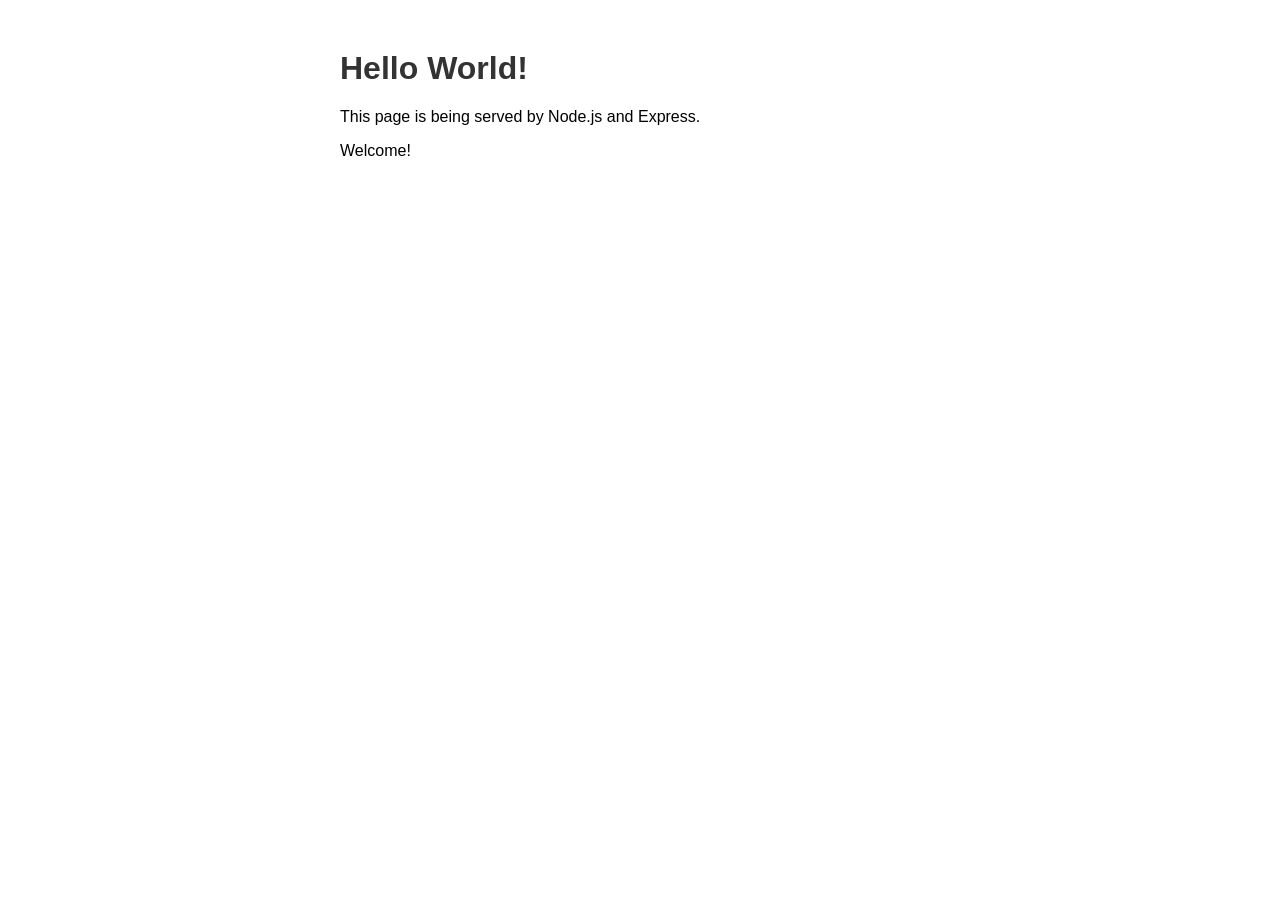
<file: public/index.html>
<!DOCTYPE html>
<html>
<head>
  <title>Hello World</title>
  <style>
    body { font-family: sans-serif; max-width: 600px; margin: 50px auto; }
    h1 { color: #333; }
  </style>
</head>
<body>
  <h1>Hello World!</h1>
  <p>This page is being served by Node.js and Express.</p>
  <p>Welcome!</p>
</body>
</html>
</file>
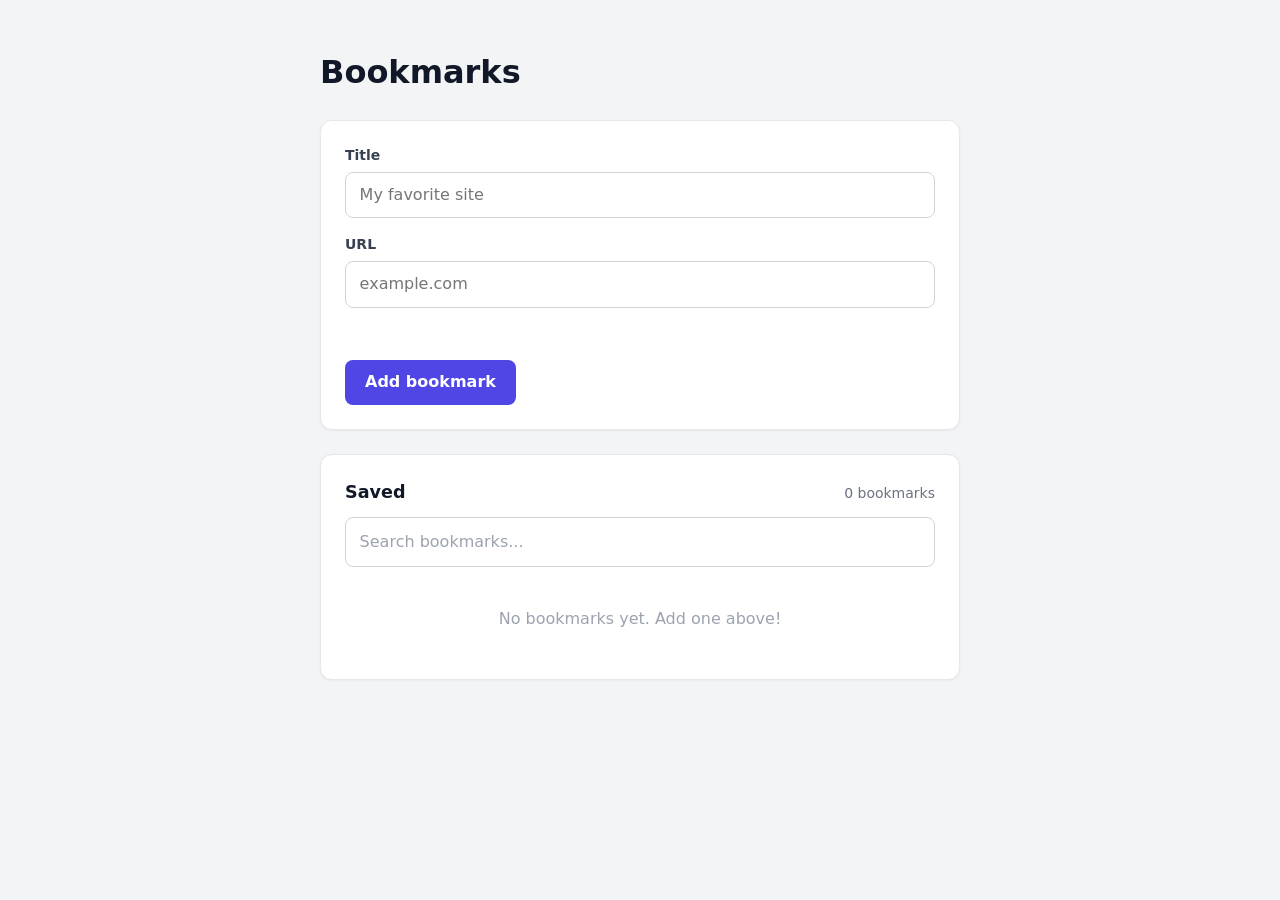
<file: public/bookmarks.html>
<!DOCTYPE html>
<html lang="en">
<head>
  <meta charset="UTF-8">
  <meta name="viewport" content="width=device-width, initial-scale=1.0">
  <title>Bookmarks</title>
  <style>
    * {
      box-sizing: border-box;
      margin: 0;
      padding: 0;
    }

    body {
      font-family: system-ui, -apple-system, "Segoe UI", Roboto, sans-serif;
      line-height: 1.5;
      color: #1f2937;
      background: #f3f4f6;
      padding: 3rem 1.5rem;
    }

    .app {
      max-width: 640px;
      margin: 0 auto;
    }

    h1 {
      font-size: 2rem;
      color: #111827;
      margin-bottom: 1.5rem;
    }

    .card {
      background: #ffffff;
      border: 1px solid #e5e7eb;
      border-radius: 12px;
      box-shadow: 0 1px 3px rgba(0, 0, 0, 0.05);
      padding: 1.5rem;
      margin-bottom: 1.5rem;
    }

    /* Form */
    .bookmark-form {
      display: grid;
      gap: 1rem;
    }

    label {
      display: block;
      font-size: 0.875rem;
      font-weight: 600;
      color: #374151;
      margin-bottom: 0.35rem;
    }

    input {
      width: 100%;
      padding: 0.65rem 0.85rem;
      font: inherit;
      border: 1px solid #d1d5db;
      border-radius: 8px;
      transition: border-color 0.15s, box-shadow 0.15s;
    }

    input:focus {
      outline: none;
      border-color: #6366f1;
      box-shadow: 0 0 0 3px rgba(99, 102, 241, 0.2);
    }

    .error {
      color: #dc2626;
      font-size: 0.875rem;
      min-height: 1.25rem;
    }

    .add-button {
      justify-self: start;
      padding: 0.65rem 1.25rem;
      font: inherit;
      font-weight: 600;
      color: #ffffff;
      background: #4f46e5;
      border: none;
      border-radius: 8px;
      cursor: pointer;
      transition: background 0.15s;
    }

    .add-button:hover {
      background: #4338ca;
    }

    /* List */
    .list-header {
      display: flex;
      justify-content: space-between;
      align-items: baseline;
      margin-bottom: 0.75rem;
    }

    .list-header h2 {
      font-size: 1.1rem;
      color: #111827;
    }

    .count {
      font-size: 0.875rem;
      color: #6b7280;
    }

    .bookmark-list {
      list-style: none;
    }

    .bookmark {
      display: flex;
      align-items: center;
      gap: 1rem;
      padding: 0.85rem 0;
      border-bottom: 1px solid #f3f4f6;
    }

    .bookmark:last-child {
      border-bottom: none;
    }

    .bookmark-info {
      flex: 1;
      min-width: 0; /* lets long text shrink and truncate */
    }

    .bookmark-title {
      display: block;
      font-weight: 600;
      color: #4f46e5;
      text-decoration: none;
      overflow: hidden;
      text-overflow: ellipsis;
      white-space: nowrap;
    }

    .bookmark-title:hover {
      text-decoration: underline;
    }

    .bookmark-url {
      display: block;
      font-size: 0.85rem;
      color: #6b7280;
      overflow: hidden;
      text-overflow: ellipsis;
      white-space: nowrap;
    }

    .delete-button {
      flex-shrink: 0;
      padding: 0.4rem 0.8rem;
      font: inherit;
      font-size: 0.85rem;
      color: #dc2626;
      background: transparent;
      border: 1px solid #fecaca;
      border-radius: 6px;
      cursor: pointer;
      transition: background 0.15s;
    }

    .delete-button:hover {
      background: #fef2f2;
    }

    .empty {
      text-align: center;
      color: #9ca3af;
      padding: 1.5rem 0;
    }

    /* Search bar */
    .search-container {
      margin-bottom: 1rem;
    }

    .search-input {
      width: 100%;
      padding: 0.75rem 0.85rem;
      font: inherit;
      border: 1px solid #d1d5db;
      border-radius: 8px;
      transition: border-color 0.15s, box-shadow 0.15s;
    }

    .search-input:focus {
      outline: none;
      border-color: #6366f1;
      box-shadow: 0 0 0 3px rgba(99, 102, 241, 0.2);
    }

    .search-input::placeholder {
      color: #9ca3af;
    }
  </style>
</head>
<body>
  <div class="app">
    <h1>Bookmarks</h1>

    <section class="card">
      <form class="bookmark-form" id="bookmark-form" novalidate>
        <div>
          <label for="title">Title</label>
          <input type="text" id="title" placeholder="My favorite site" required>
        </div>
        <div>
          <label for="url">URL</label>
          <input type="text" id="url" placeholder="example.com" required>
        </div>
        <p class="error" id="error" role="alert"></p>
        <button type="submit" class="add-button">Add bookmark</button>
      </form>
    </section>

    <section class="card">
      <div class="list-header">
        <h2>Saved</h2>
        <span class="count" id="count"></span>
      </div>
      <div class="search-container">
        <input type="text" class="search-input" id="search-input" placeholder="Search bookmarks...">
      </div>
      <ul class="bookmark-list" id="bookmark-list"></ul>
    </section>
  </div>

  <script>
    const STORAGE_KEY = 'bookmarks';

    const form = document.getElementById('bookmark-form');
    const titleInput = document.getElementById('title');
    const urlInput = document.getElementById('url');
    const errorText = document.getElementById('error');
    const list = document.getElementById('bookmark-list');
    const count = document.getElementById('count');
    const searchInput = document.getElementById('search-input');

    let bookmarks = loadBookmarks();
    let searchQuery = '';

    function loadBookmarks() {
      try {
        const saved = JSON.parse(localStorage.getItem(STORAGE_KEY));
        return Array.isArray(saved) ? saved : [];
      } catch {
        return []; // saved data was broken, start fresh
      }
    }

    function saveBookmarks() {
      localStorage.setItem(STORAGE_KEY, JSON.stringify(bookmarks));
    }

    // Turns "example.com" into "https://example.com".
    // Returns null for anything that isn't a valid http(s) link.
    function normalizeUrl(text) {
      const withScheme = /^[a-z][a-z0-9+.-]*:/i.test(text) ? text : 'https://' + text;
      try {
        const url = new URL(withScheme);
        if (url.protocol !== 'http:' && url.protocol !== 'https:') return null;
        if (!url.hostname.includes('.') && url.hostname !== 'localhost') return null;
        return url.href;
      } catch {
        return null;
      }
    }

    function render() {
      list.innerHTML = '';

      // Filter bookmarks based on search query
      const filtered = bookmarks.filter(bookmark =>
        bookmark.title.toLowerCase().includes(searchQuery.toLowerCase())
      );

      // Update count
      const totalCount = bookmarks.length;
      const filteredCount = filtered.length;
      if (searchQuery) {
        count.textContent = filteredCount === 1 ? '1 match' : `${filteredCount} matches`;
      } else {
        count.textContent = totalCount === 1 ? '1 bookmark' : `${totalCount} bookmarks`;
      }

      if (filtered.length === 0) {
        const empty = document.createElement('li');
        empty.className = 'empty';
        empty.textContent = searchQuery
          ? 'No bookmarks match your search.'
          : 'No bookmarks yet. Add one above!';
        list.appendChild(empty);
        return;
      }

      // Build elements with textContent (not innerHTML) so titles can't inject HTML
      for (const bookmark of filtered) {
        const item = document.createElement('li');
        item.className = 'bookmark';

        const info = document.createElement('div');
        info.className = 'bookmark-info';

        const link = document.createElement('a');
        link.className = 'bookmark-title';
        link.href = bookmark.url;
        link.target = '_blank';
        link.rel = 'noopener noreferrer';
        link.textContent = bookmark.title;

        const url = document.createElement('span');
        url.className = 'bookmark-url';
        url.textContent = bookmark.url;

        const deleteButton = document.createElement('button');
        deleteButton.className = 'delete-button';
        deleteButton.type = 'button';
        deleteButton.textContent = 'Delete';
        deleteButton.setAttribute('aria-label', `Delete ${bookmark.title}`);
        deleteButton.addEventListener('click', () => deleteBookmark(bookmark.id));

        info.append(link, url);
        item.append(info, deleteButton);
        list.appendChild(item);
      }
    }

    function deleteBookmark(id) {
      bookmarks = bookmarks.filter(bookmark => bookmark.id !== id);
      saveBookmarks();
      render();
    }

    form.addEventListener('submit', event => {
      event.preventDefault();

      const title = titleInput.value.trim();
      const url = normalizeUrl(urlInput.value.trim());

      if (!title) {
        errorText.textContent = 'Please enter a title.';
        titleInput.focus();
        return;
      }
      if (!url) {
        errorText.textContent = 'Please enter a valid URL, like example.com.';
        urlInput.focus();
        return;
      }

      bookmarks.unshift({
        id: Date.now().toString(36) + Math.random().toString(36).slice(2),
        title,
        url
      });
      saveBookmarks();
      render();

      errorText.textContent = '';
      form.reset();
      titleInput.focus();
    });

    searchInput.addEventListener('input', event => {
      searchQuery = event.target.value;
      render();
    });

    render();
  </script>
</body>
</html>
</file>
